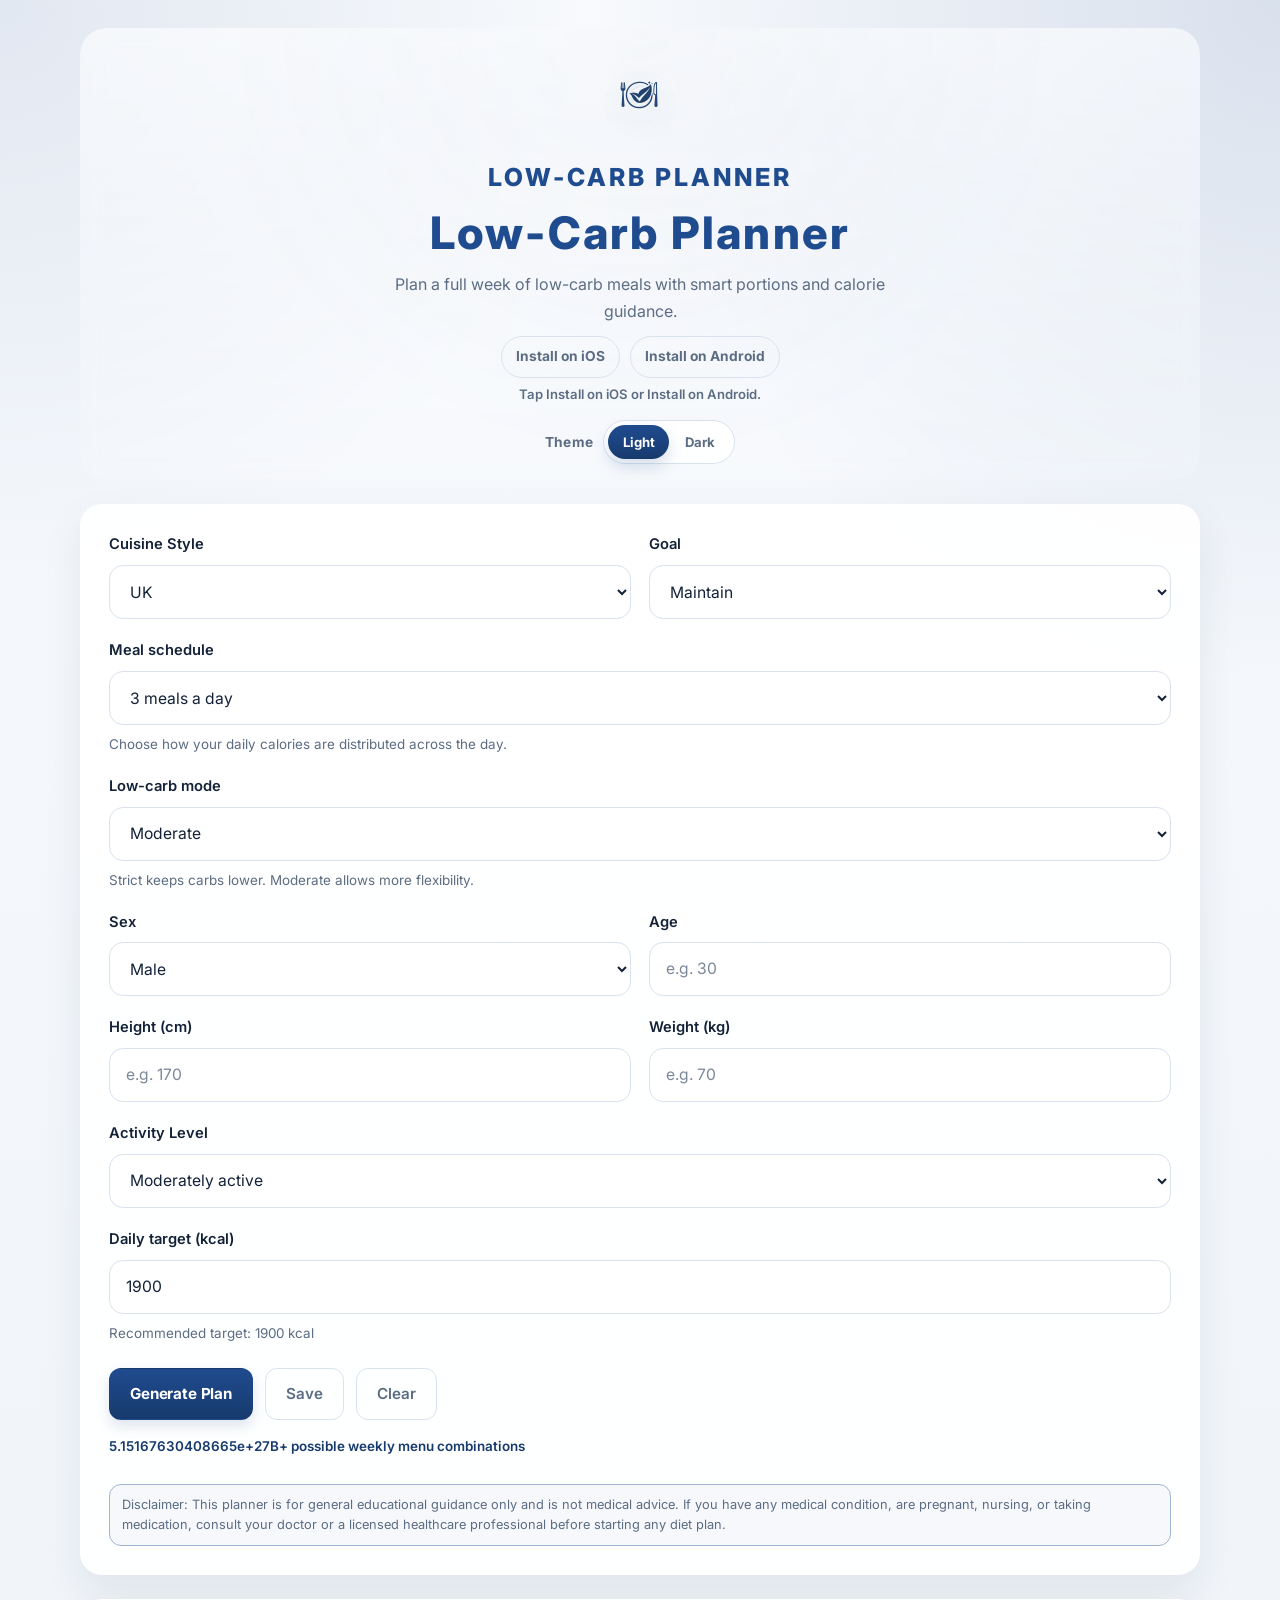
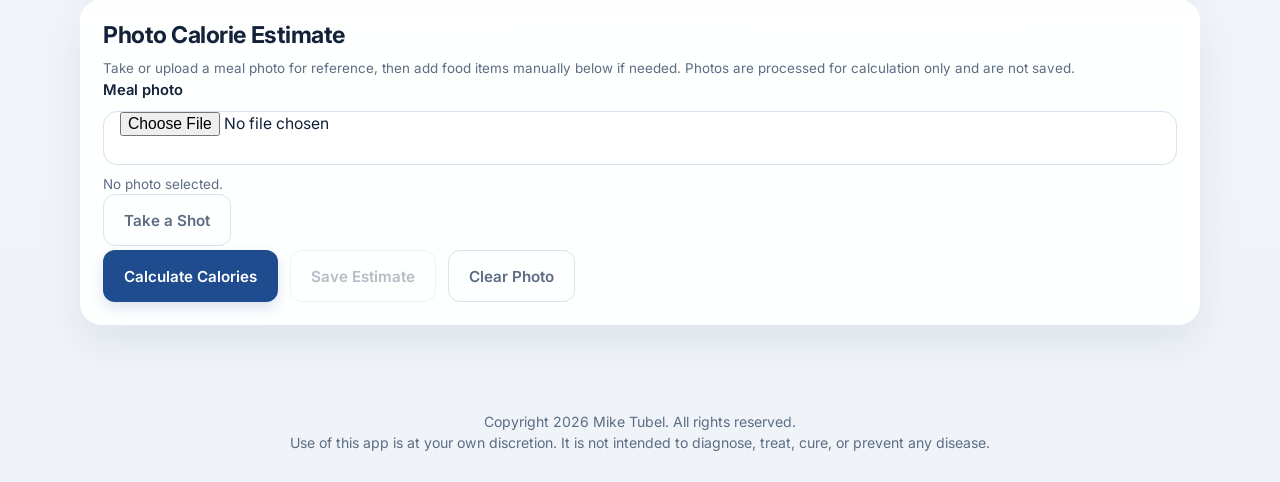
<file: index.html>
<!doctype html>
<html lang="en">
<head>
  <meta charset="UTF-8">
  <meta name="viewport" content="width=device-width, initial-scale=1.0, viewport-fit=cover">
  <title>Low-Carb Weekly Planner</title>
  <link rel="manifest" href="manifest.json">
  <meta name="theme-color" content="#1f4b8f">
  <meta name="apple-mobile-web-app-capable" content="yes">
  <meta name="apple-mobile-web-app-status-bar-style" content="black-translucent">
  <meta name="apple-mobile-web-app-title" content="LC Planner">
  <link rel="apple-touch-icon" href="icon.png">
  <link rel="preconnect" href="https://fonts.googleapis.com">
  <link rel="preconnect" href="https://fonts.gstatic.com" crossorigin>
  <link href="https://fonts.googleapis.com/css2?family=Inter:wght@400;500;600;700;800&display=swap" rel="stylesheet">
  <link rel="stylesheet" href="styles.css">
  <script src="https://cdn.sheetjs.com/xlsx-latest/package/dist/xlsx.full.min.js"></script>
</head>
<body>
  <main class="app-shell">
    <header class="hero">
      <p class="eyebrow">
        <img src="icon.png" alt="Planner icon" class="eyebrow-icon">
        <span>Low-Carb Planner</span>
      </p>
      <h1></h1>
      <p class="subtitle">
        Plan a full week of low-carb meals with smart portions and calorie guidance.
      </p>
      <p class="ios-install-hint hidden" id="iosInstallHint" role="status" aria-live="polite">
        iPhone tip: Open in Safari, tap Share, then Add to Home Screen.
        <button id="dismissIosInstallHint" type="button" class="hint-dismiss" aria-label="Dismiss install tip">Dismiss</button>
      </p>
      <div class="install-actions" aria-label="Install actions">
        <button id="installIosBtn" type="button" class="secondary install-btn">Install on iOS</button>
        <button id="installAndroidBtn" type="button" class="secondary install-btn">Install on Android</button>
      </div>
      <p class="install-status" id="installStatus" aria-live="polite"></p>

      <div class="theme-toggle" role="group" aria-label="Theme">
        <span class="theme-toggle-label">Theme</span>
        <button id="themeToggle" type="button" class="theme-toggle-btn" aria-pressed="false">
          <span class="theme-toggle-track">
            <span class="theme-toggle-option theme-light">Light</span>
            <span class="theme-toggle-option theme-dark">Dark</span>
            <span class="theme-toggle-thumb" aria-hidden="true"></span>
          </span>
        </button>
      </div>

    </header>

    <section class="controls" aria-label="Planner controls">
      <div class="controls-row">
        <div class="field-group">
          <label for="country">Cuisine Style</label>
          <select id="country" name="country">
            <option value="Australia">Australia</option>
            <option value="Canada">Canada</option>
            <option value="China">China</option>
            <option value="India">India</option>
            <option value="Japan">Japan</option>
            <option value="Korean">Korean</option>
            <option value="Mediterranean">Mediterranean</option>
            <option value="Philippines">Philippines</option>
            <option value="US">US</option>
            <option value="UK" selected>UK</option>
          </select>
        </div>

        <div class="field-group">
          <label for="goal">Goal</label>
          <select id="goal" name="goal">
            <option value="Lose weight">Lose weight</option>
            <option value="Maintain" selected>Maintain</option>
            <option value="Gain muscle">Gain muscle</option>
          </select>
        </div>
      </div>



      <div class="controls-row single-column">
        <div class="field-group">
          <label for="mealSchedule">Meal schedule</label>
          <select id="mealSchedule" name="mealSchedule">
            <option value="3" selected>3 meals a day</option>
            <option value="2">2 meals a day</option>
            <option value="1">OMAD (1 meal a day)</option>
          </select>
          <p class="hint" id="mealScheduleHint">Choose how your daily calories are distributed across the day.</p>
        </div>
      </div>

      <div class="controls-row single-column">
        <div class="field-group">
          <label for="carbMode">Low-carb mode</label>
          <select id="carbMode" name="carbMode">
            <option value="strict">Strict</option>
            <option value="moderate" selected>Moderate</option>
          </select>
          <p class="hint" id="carbModeHint">Strict keeps carbs lower. Moderate allows more flexibility.</p>
        </div>
      </div>


      <div class="controls-row">
        <div class="field-group">
          <label for="sex">Sex</label>
          <select id="sex" name="sex">
            <option value="male">Male</option>
            <option value="female">Female</option>
          </select>
        </div>

        <div class="field-group">
          <label for="age">Age</label>
          <input id="age" name="age" type="number" min="15" max="80" step="1" placeholder="e.g. 30">
        </div>
      </div>

      <div class="controls-row">
        <div class="field-group">
          <label for="height">Height (cm)</label>
          <input id="height" name="height" type="number" min="120" max="230" step="1" placeholder="e.g. 170">
        </div>

        <div class="field-group">
          <label for="weight">Weight (kg)</label>
          <input id="weight" name="weight" type="number" min="35" max="250" step="0.1" placeholder="e.g. 70">
        </div>
      </div>

      <div class="controls-row single-column">
        <div class="field-group">
          <label for="activity">Activity Level</label>
          <select id="activity" name="activity">
            <option value="1.2">Sedentary</option>
            <option value="1.375">Lightly active</option>
            <option value="1.55" selected>Moderately active</option>
            <option value="1.725">Very active</option>
          </select>
        </div>
      </div>

      <div id="bmiResult" class="bmi-result hidden" aria-live="polite"></div>

      <div class="controls-row single-column">
        <div class="field-group">
          <label for="dailyTarget">Daily target (kcal)</label>
          <input
            id="dailyTarget"
            name="dailyTarget"
            type="number"
            min="1000"
            max="3500"
            step="10"
            placeholder="Auto-calculated based on your goal"
          >
          <p class="hint" id="recommendedTargetText">We’ll suggest a calorie target based on your goal.</p>
        </div>
      </div>

      <div class="button-row">
        <button id="generateBtn" type="button">Generate Plan</button>
        <button id="savePrefBtn" type="button" class="secondary">Save</button>
        <button id="clearPrefBtn" type="button" class="secondary">Clear</button>
      </div>
      <p class="hint plan-count-hint" id="planCountHint">100+ possible weekly menu combinations</p>
      <p class="medical-disclaimer" role="note">
        Disclaimer: This planner is for general educational guidance only and is not medical advice.
        If you have any medical condition, are pregnant, nursing, or taking medication, consult your doctor or a licensed healthcare professional before starting any diet plan.
      </p>
    </section>

    <section class="photo-calorie" aria-label="Photo calorie estimate">
      <h3>Photo Calorie Estimate</h3>
      <p class="hint">Take or upload a meal photo for reference, then add food items manually below if needed. Photos are processed for calculation only and are not saved.</p>

      <div class="controls-row single-column">
        <div class="field-group">
          <label for="mealPhotoInput">Meal photo</label>
          <input id="mealPhotoInput" type="file" accept="image/*" capture="environment">
          <p class="hint" id="photoFileHint">No photo selected.</p>
        </div>
      </div>

      <div class="button-row photo-input-row">
        <button id="takeShotBtn" type="button" class="secondary">Take a Shot</button>
      </div>

      <div class="button-row">
        <button id="analyzePhotoBtn" type="button">Calculate Calories</button>
        <button id="savePhotoEstimateBtn" type="button" class="secondary" disabled>Save Estimate</button>
        <button id="clearPhotoBtn" type="button" class="secondary">Clear Photo</button>
      </div>

      <div id="photoEstimateResult" class="photo-estimate-result hidden" aria-live="polite"></div>
      <div id="savedPhotoEstimates" class="saved-photo-estimates hidden"></div>

      <div id="manualPhotoFallback" class="manual-photo-fallback hidden" aria-live="polite">
        <p class="manual-fallback-title">Use your photo as reference. Add up to 10 food items, then tap Estimate From List.</p>
        <div class="manual-fallback-row">
          <input id="manualFoodInput" type="text" maxlength="60" placeholder="e.g. grilled chicken" aria-label="Food item">
          <button id="addManualFoodBtn" type="button" class="secondary">Add Item</button>
        </div>
        <p class="hint" id="manualFoodHint">0/10 items added.</p>
        <ul id="manualFoodList" class="manual-food-list"></ul>
        <div class="button-row">
          <button id="estimateManualBtn" type="button">Estimate From List</button>
        </div>
      </div>
    </section>

    <div class="day-filter hidden" id="dayFilter">
      <button class="filter-btn active" data-day="All">All Week</button>
      <button class="filter-btn" data-day="Monday">Mon</button>
      <button class="filter-btn" data-day="Tuesday">Tue</button>
      <button class="filter-btn" data-day="Wednesday">Wed</button>
      <button class="filter-btn" data-day="Thursday">Thu</button>
      <button class="filter-btn" data-day="Friday">Fri</button>
      <button class="filter-btn" data-day="Saturday">Sat</button>
      <button class="filter-btn" data-day="Sunday">Sun</button>
    </div>

    <section id="summary" class="summary hidden" aria-live="polite"></section>

    <section id="macroSummary" class="macro-summary hidden" aria-live="polite"></section>

    <div class="export-row hidden" id="exportRow">
      <button id="exportPdfBtn" type="button" class="secondary export-btn" disabled>Export PDF</button>
      <button id="exportExcelBtn" type="button" class="secondary export-btn" disabled>Export Excel</button>
    </div>

    <div id="printArea">
      <section id="planOutput" class="plan-grid"></section>
      <section id="groceryOutput" class="grocery hidden"></section>
    </div>
  </main>

  <footer class="site-footer">
    <p>Copyright 2026 Mike Tubel. All rights reserved.</p>
    <p class="footer-disclaimer">Use of this app is at your own discretion. It is not intended to diagnose, treat, cure, or prevent any disease.</p>
  </footer>

  <script src="app.js"></script>
  <script>
    if ('serviceWorker' in navigator) {
      window.addEventListener('load', () => {
        navigator.serviceWorker.register('./service-worker.js')
          .catch(err => console.warn('SW registration failed:', err));
      });
    }
  </script>
</body>
</html>
</file>
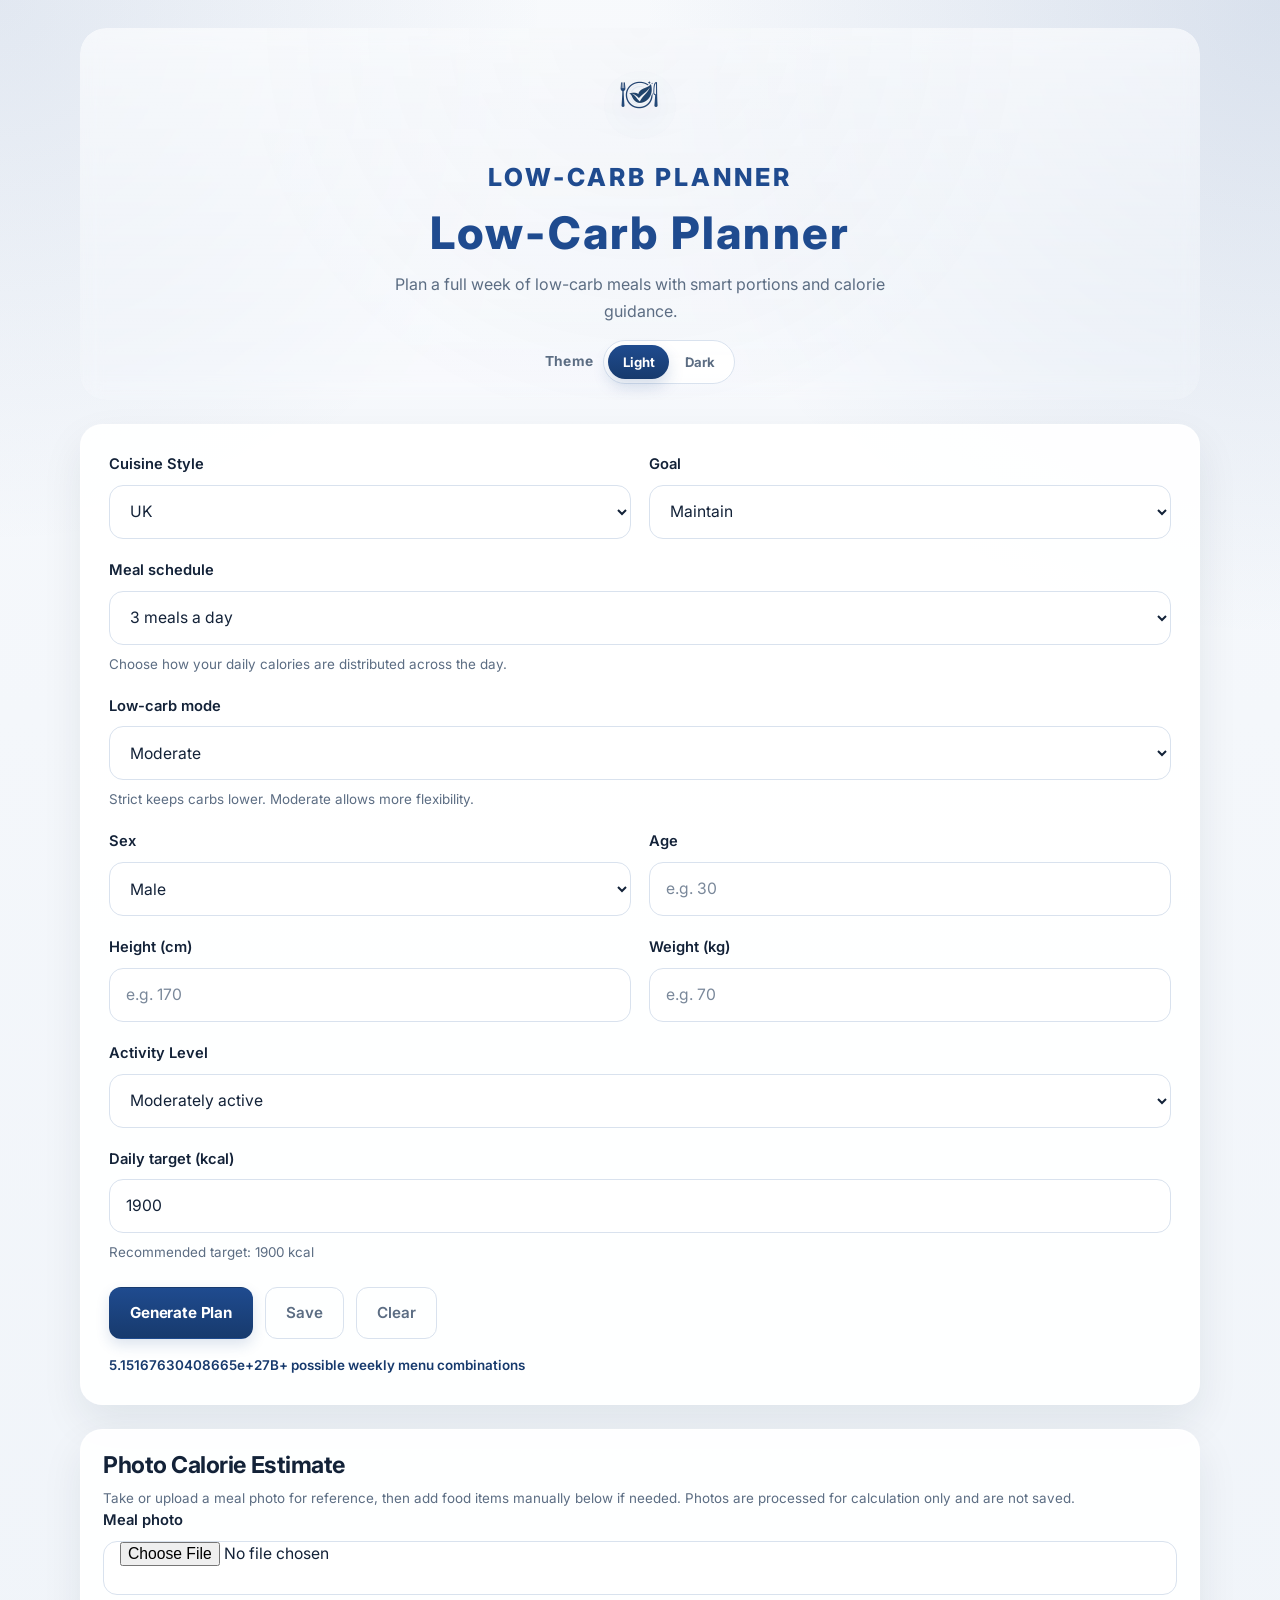
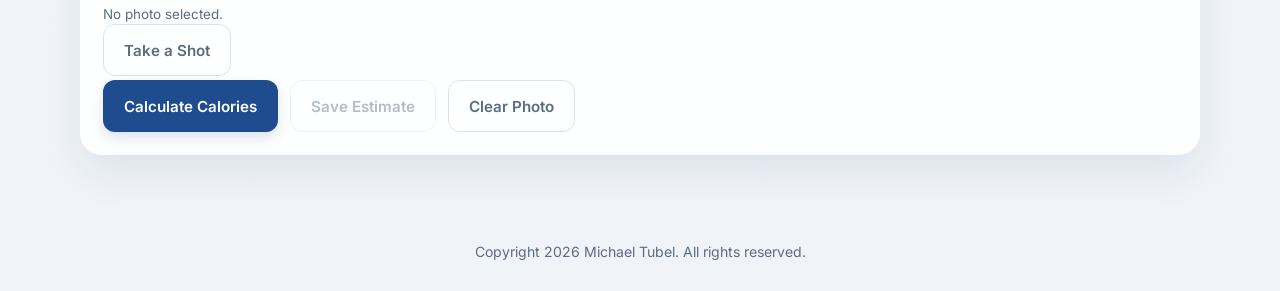
<file: mobile ios/index.html>
<!doctype html>
<html lang="en">
<head>
  <meta charset="UTF-8">
  <meta name="viewport" content="width=device-width, initial-scale=1.0, viewport-fit=cover">
  <title>Low-Carb Weekly Planner</title>

  <!-- PWA Manifest -->
  <link rel="manifest" href="manifest.json">
  <meta name="theme-color" content="#1f4b8f">

  <!-- iOS PWA Support -->
  <meta name="apple-mobile-web-app-capable" content="yes">
  <meta name="apple-mobile-web-app-status-bar-style" content="black-translucent">
  <meta name="apple-mobile-web-app-title" content="LC Planner">
  <link rel="apple-touch-icon" href="icon.png">
  <link rel="preconnect" href="https://fonts.googleapis.com">
  <link rel="preconnect" href="https://fonts.gstatic.com" crossorigin>
  <link href="https://fonts.googleapis.com/css2?family=Inter:wght@400;500;600;700;800&display=swap" rel="stylesheet">
  <link rel="stylesheet" href="styles.css">
</head>
<body>
  <main class="app-shell">
    <header class="hero">
      <p class="eyebrow">
        <img src="icon.png" alt="Planner icon" class="eyebrow-icon">
        <span>Low-Carb Planner</span>
      </p>
      <h1></h1>
      <p class="subtitle">
        Plan a full week of low-carb meals with smart portions and calorie guidance.
      </p>

      <div class="theme-toggle" role="group" aria-label="Theme">
        <span class="theme-toggle-label">Theme</span>
        <button id="themeToggle" type="button" class="theme-toggle-btn" aria-pressed="false">
          <span class="theme-toggle-track">
            <span class="theme-toggle-option theme-light">Light</span>
            <span class="theme-toggle-option theme-dark">Dark</span>
            <span class="theme-toggle-thumb" aria-hidden="true"></span>
          </span>
        </button>
      </div>

    </header>

    <section class="controls" aria-label="Planner controls">
      <div class="controls-row">
        <div class="field-group">
          <label for="country">Cuisine Style</label>
          <select id="country" name="country">
            <option value="Australia">Australia</option>
            <option value="Canada">Canada</option>
            <option value="China">China</option>
            <option value="India">India</option>
            <option value="Japan">Japan</option>
            <option value="Korean">Korean</option>
            <option value="Mediterranean">Mediterranean</option>
            <option value="Philippines">Philippines</option>
            <option value="US">US</option>
            <option value="UK" selected>UK</option>
          </select>
        </div>

        <div class="field-group">
          <label for="goal">Goal</label>
          <select id="goal" name="goal">
            <option value="Lose weight">Lose weight</option>
            <option value="Maintain" selected>Maintain</option>
            <option value="Gain muscle">Gain muscle</option>
          </select>
        </div>
      </div>



      <div class="controls-row single-column">
        <div class="field-group">
          <label for="mealSchedule">Meal schedule</label>
          <select id="mealSchedule" name="mealSchedule">
            <option value="3" selected>3 meals a day</option>
            <option value="2">2 meals a day</option>
            <option value="1">OMAD (1 meal a day)</option>
          </select>
          <p class="hint" id="mealScheduleHint">Choose how your daily calories are distributed across the day.</p>
        </div>
      </div>

      <div class="controls-row single-column">
        <div class="field-group">
          <label for="carbMode">Low-carb mode</label>
          <select id="carbMode" name="carbMode">
            <option value="strict">Strict</option>
            <option value="moderate" selected>Moderate</option>
          </select>
          <p class="hint" id="carbModeHint">Strict keeps carbs lower. Moderate allows more flexibility.</p>
        </div>
      </div>


      <div class="controls-row">
        <div class="field-group">
          <label for="sex">Sex</label>
          <select id="sex" name="sex">
            <option value="male">Male</option>
            <option value="female">Female</option>
          </select>
        </div>

        <div class="field-group">
          <label for="age">Age</label>
          <input id="age" name="age" type="number" min="15" max="80" step="1" placeholder="e.g. 30">
        </div>
      </div>

      <div class="controls-row">
        <div class="field-group">
          <label for="height">Height (cm)</label>
          <input id="height" name="height" type="number" min="120" max="230" step="1" placeholder="e.g. 170">
        </div>

        <div class="field-group">
          <label for="weight">Weight (kg)</label>
          <input id="weight" name="weight" type="number" min="35" max="250" step="0.1" placeholder="e.g. 70">
        </div>
      </div>

      <div class="controls-row single-column">
        <div class="field-group">
          <label for="activity">Activity Level</label>
          <select id="activity" name="activity">
            <option value="1.2">Sedentary</option>
            <option value="1.375">Lightly active</option>
            <option value="1.55" selected>Moderately active</option>
            <option value="1.725">Very active</option>
          </select>
        </div>
      </div>

      <div id="bmiResult" class="bmi-result hidden" aria-live="polite"></div>

      <div class="controls-row single-column">
        <div class="field-group">
          <label for="dailyTarget">Daily target (kcal)</label>
          <input
            id="dailyTarget"
            name="dailyTarget"
            type="number"
            min="1000"
            max="3500"
            step="10"
            placeholder="Auto-calculated based on your goal"
          >
          <p class="hint" id="recommendedTargetText">We’ll suggest a calorie target based on your goal.</p>
        </div>
      </div>

      <div class="button-row">
        <button id="generateBtn" type="button">Generate Plan</button>
        <button id="savePrefBtn" type="button" class="secondary">Save</button>
        <button id="clearPrefBtn" type="button" class="secondary">Clear</button>
      </div>
      <p class="hint plan-count-hint" id="planCountHint">100+ possible weekly menu combinations</p>
    </section>

    <section class="photo-calorie" aria-label="Photo calorie estimate">
      <h3>Photo Calorie Estimate</h3>
      <p class="hint">Take or upload a meal photo for reference, then add food items manually below if needed. Photos are processed for calculation only and are not saved.</p>

      <div class="controls-row single-column">
        <div class="field-group">
          <label for="mealPhotoInput">Meal photo</label>
          <input id="mealPhotoInput" type="file" accept="image/*" capture="environment">
          <p class="hint" id="photoFileHint">No photo selected.</p>
        </div>
      </div>

      <div class="button-row photo-input-row">
        <button id="takeShotBtn" type="button" class="secondary">Take a Shot</button>
      </div>

      <div class="button-row">
        <button id="analyzePhotoBtn" type="button">Calculate Calories</button>
        <button id="savePhotoEstimateBtn" type="button" class="secondary" disabled>Save Estimate</button>
        <button id="clearPhotoBtn" type="button" class="secondary">Clear Photo</button>
      </div>

      <div id="photoEstimateResult" class="photo-estimate-result hidden" aria-live="polite"></div>
      <div id="savedPhotoEstimates" class="saved-photo-estimates hidden"></div>

      <div id="manualPhotoFallback" class="manual-photo-fallback hidden" aria-live="polite">
        <p class="manual-fallback-title">Use your photo as reference. Add up to 10 food items, then tap Estimate From List.</p>
        <div class="manual-fallback-row">
          <input id="manualFoodInput" type="text" maxlength="60" placeholder="e.g. grilled chicken" aria-label="Food item">
          <button id="addManualFoodBtn" type="button" class="secondary">Add Item</button>
        </div>
        <p class="hint" id="manualFoodHint">0/10 items added.</p>
        <ul id="manualFoodList" class="manual-food-list"></ul>
        <div class="button-row">
          <button id="estimateManualBtn" type="button">Estimate From List</button>
        </div>
      </div>
    </section>

    <div class="day-filter hidden" id="dayFilter">
      <button class="filter-btn active" data-day="All">All Week</button>
      <button class="filter-btn" data-day="Monday">Mon</button>
      <button class="filter-btn" data-day="Tuesday">Tue</button>
      <button class="filter-btn" data-day="Wednesday">Wed</button>
      <button class="filter-btn" data-day="Thursday">Thu</button>
      <button class="filter-btn" data-day="Friday">Fri</button>
      <button class="filter-btn" data-day="Saturday">Sat</button>
      <button class="filter-btn" data-day="Sunday">Sun</button>
    </div>

    <section id="summary" class="summary hidden" aria-live="polite"></section>

    <section id="macroSummary" class="macro-summary hidden" aria-live="polite"></section>
    <div id="printArea">
      <section id="planOutput" class="plan-grid"></section>
      <section id="groceryOutput" class="grocery hidden"></section>
    </div>
  </main>

  <footer class="site-footer">
    <p>Copyright 2026 Michael Tubel. All rights reserved.</p>
  </footer>

  <script src="app.js"></script>
  <script>
    if ('serviceWorker' in navigator) {
      window.addEventListener('load', () => {
        navigator.serviceWorker.register('./service-worker.js')
          .catch(err => console.warn('SW registration failed:', err));
      });
    }
  </script>
</body>
</html>
</file>
<file: styles.css>
:root {
  --bg: #f4f7fb;
  --bg-soft: #edf2f8;
  --surface: #ffffff;
  --surface-muted: #f7f9fc;
  --ink: #132238;
  --muted: #5c6d83;
  --muted-2: #7a889a;
  --line: #d9e2ee;
  --line-strong: #c8d5e4;
  --accent: #1f4b8f;
  --accent-strong: #173a6d;
  --accent-soft: #eef4ff;
  --shadow-sm: 0 8px 22px rgba(19, 34, 56, 0.05);
  --shadow-md: 0 18px 42px rgba(19, 34, 56, 0.08);
  --radius-lg: 22px;
  --radius-md: 16px;
  --radius-sm: 12px;
  --meal-breakfast-accent: #b5842c;
  --meal-lunch-accent: #2c7a58;
  --meal-dinner-accent: #355f9d;
}


:root[data-theme="dark"] {
  --bg: #0d1522;
  --bg-soft: #152033;
  --surface: #132033;
  --surface-muted: #19283d;
  --ink: #edf3ff;
  --muted: #9fb0c8;
  --muted-2: #7e90a9;
  --line: #273650;
  --line-strong: #354867;
  --accent: #7daeff;
  --accent-strong: #5f96ef;
  --accent-soft: #182742;
  --shadow-sm: 0 10px 24px rgba(0, 0, 0, 0.28);
  --shadow-md: 0 20px 48px rgba(0, 0, 0, 0.34);
  --meal-breakfast-accent: #d7a448;
  --meal-lunch-accent: #4fb48a;
  --meal-dinner-accent: #7daeff;
}

* {
  box-sizing: border-box;
}

html {
  scroll-behavior: smooth;
}

body {
  margin: 0;
  min-height: 100vh;
  font-family: "Inter", sans-serif;
  color: var(--ink);
  background:
    radial-gradient(circle at top left, color-mix(in srgb, var(--accent) 10%, transparent), transparent 24%),
    radial-gradient(circle at top right, color-mix(in srgb, var(--accent) 14%, transparent), transparent 28%),
    linear-gradient(180deg, color-mix(in srgb, var(--bg) 70%, white 30%) 0%, var(--bg) 38%, color-mix(in srgb, var(--bg-soft) 65%, var(--bg) 35%) 100%);
  line-height: 1.55;
  transition: background-color 180ms ease, color 180ms ease;
}

.app-shell {
  width: min(1120px, calc(100vw - 32px));
  margin: 28px auto 40px;
}

.hero {
  position: relative;
  overflow: hidden;
  padding: 22px 14px 16px;
  margin-bottom: 24px;
  text-align: center;
  border-radius: 26px;
  backdrop-filter: saturate(115%) blur(10px);
  -webkit-backdrop-filter: saturate(115%) blur(10px);
}

.hero::before {
  content: "";
  position: absolute;
  inset: 0;
  border-radius: inherit;
  background:
    linear-gradient(180deg, rgba(255, 255, 255, 0.62), rgba(255, 255, 255, 0.18)),
    radial-gradient(circle at top center, rgba(31, 75, 143, 0.08), transparent 60%);
  pointer-events: none;
}

.hero > * {
  position: relative;
  z-index: 1;
}

.eyebrow {
  display: inline-flex;
  flex-direction: column;
  align-items: center;
  justify-content: center;
  gap: 12px;
  margin: 0 0 14px;
  letter-spacing: 0.12em;
  text-transform: uppercase;
  font-size: clamp(1.05rem, 2.4vw, 1.55rem);
  font-weight: 800;
  color: var(--accent);
}

.eyebrow-icon {
  width: 96px;
  height: 96px;
  padding: 0;
  object-fit: contain;
  opacity: 0.96;
  filter: drop-shadow(0 10px 20px rgba(31, 75, 143, 0.14));
}

.hero h1 {
  margin: 0;
  font-size: clamp(1.95rem, 3.8vw, 2.8rem);
  line-height: 1.04;
  font-weight: 800;
  letter-spacing: 0.05em;
  color: var(--accent);
}

.subtitle {
  margin: 14px auto 0;
  max-width: 54ch;
  font-size: 1rem;
  color: var(--muted);
  line-height: 1.66;
  text-align: center;
}

.ios-install-hint {
  margin: 14px auto 0;
  width: min(680px, 100%);
  padding: 10px 12px;
  border: 1px solid color-mix(in srgb, var(--accent) 22%, var(--line));
  border-radius: 12px;
  background: color-mix(in srgb, var(--accent-soft) 70%, #ffffff 30%);
  color: var(--accent-strong);
  font-size: 0.86rem;
  font-weight: 600;
  display: flex;
  align-items: center;
  justify-content: center;
  flex-wrap: wrap;
  gap: 10px;
}

.hint-dismiss {
  min-height: 30px;
  padding: 0 10px;
  border-radius: 999px;
  border: 1px solid var(--line);
  background: var(--surface);
  color: var(--muted);
  font-size: 0.78rem;
  font-weight: 600;
  box-shadow: none;
}

.hint-dismiss:hover:not(:disabled) {
  transform: none;
  box-shadow: none;
  border-color: var(--accent);
  color: var(--accent);
}

.install-actions {
  margin: 12px auto 2px;
  width: min(680px, 100%);
  display: flex;
  gap: 10px;
  justify-content: center;
  flex-wrap: wrap;
}

.install-btn {
  min-height: 42px;
  padding: 0 14px;
  border-radius: 999px;
  font-size: 0.86rem;
  font-weight: 700;
}

.install-status {
  margin: 6px auto 0;
  min-height: 1.2em;
  width: min(680px, 100%);
  text-align: center;
  color: var(--muted);
  font-size: 0.82rem;
  font-weight: 600;
}

.export-row {
  display: flex;
  flex-wrap: wrap;
  gap: 10px;
  margin-top: 20px;
  justify-content: flex-start;
}

.export-btn {
  min-height: 42px;
  padding: 0 20px;
  border-radius: 12px;
  font-size: 0.88rem;
  font-weight: 700;
}

.controls,
.grocery,
.day-card,
.summary {
  background: rgba(255, 255, 255, 0.92);
  border: 1px solid rgba(255, 255, 255, 0.82);
  box-shadow: var(--shadow-md);
}

.controls {
  display: flex;
  flex-direction: column;
  gap: 20px;
  padding: 28px;
  border-radius: var(--radius-lg);
}

.controls-row {
  display: grid;
  grid-template-columns: repeat(2, minmax(0, 1fr));
  gap: 18px;
}

.controls-row.single-column {
  grid-template-columns: 1fr;
}

.field-group {
  display: flex;
  flex-direction: column;
  gap: 9px;
}

label {
  font-size: 0.92rem;
  font-weight: 600;
  color: var(--ink);
}

input,
select,
button {
  font: inherit;
}

input,
select {
  width: 100%;
  min-height: 54px;
  padding: 0 16px;
  border-radius: 14px;
  border: 1px solid var(--line);
  background: var(--surface);
  color: var(--ink);
  font-size: 0.98rem;
  transition: border-color 140ms ease, box-shadow 140ms ease, background-color 140ms ease;
}

input::placeholder {
  color: var(--muted-2);
}

input:hover,
select:hover {
  border-color: var(--line-strong);
}

input:focus,
select:focus,
button:focus-visible {
  outline: none;
  border-color: rgba(31, 75, 143, 0.46);
  box-shadow: 0 0 0 4px rgba(31, 75, 143, 0.11);
}

.hint {
  margin: 0;
  font-size: 0.84rem;
  color: var(--muted);
}

.plan-count-hint {
  margin-top: -4px;
  font-weight: 600;
  color: var(--accent-strong);
}

.medical-disclaimer {
  margin: 8px 0 0;
  padding: 10px 12px;
  border-radius: 12px;
  border: 1px solid color-mix(in srgb, var(--line) 70%, var(--accent) 30%);
  background: color-mix(in srgb, var(--surface-muted) 88%, var(--accent-soft) 12%);
  color: var(--muted);
  font-size: 0.8rem;
  line-height: 1.55;
}

.button-row {
  display: flex;
  flex-wrap: wrap;
  gap: 12px;
  padding-top: 4px;
}

button {
  min-height: 52px;
  padding: 0 20px;
  border-radius: 12px;
  border: 1px solid transparent;
  background: var(--accent);
  color: #fff;
  font-size: 0.95rem;
  font-weight: 600;
  cursor: pointer;
  box-shadow: 0 6px 14px rgba(31, 75, 143, 0.15);
  transition: transform 140ms ease, box-shadow 140ms ease, opacity 140ms ease, background-color 140ms ease;
}

#generateBtn {
  font-weight: 700;
  letter-spacing: -0.01em;
  background: linear-gradient(180deg, var(--accent), var(--accent-strong));
}

button:hover:not(:disabled) {
  transform: translateY(-1px);
  box-shadow: 0 10px 18px rgba(31, 75, 143, 0.18);
}

button:disabled {
  opacity: 0.45;
  cursor: not-allowed;
  box-shadow: none;
}

button.secondary {
  background: transparent;
  border: 1px solid var(--line);
  color: var(--muted);
  box-shadow: none;
}

button.secondary:hover:not(:disabled) {
  border-color: var(--accent);
  color: var(--accent);
  background: var(--accent-soft);
  box-shadow: none;
}

.summary {
  margin-top: 24px;
  padding: 14px 18px;
  border-radius: 16px;
  color: var(--accent-strong);
  font-size: 0.94rem;
  font-weight: 600;
}

.photo-calorie {
  margin-top: 24px;
  padding: 22px;
  border-radius: var(--radius-lg);
  background: rgba(255, 255, 255, 0.92);
  border: 1px solid rgba(255, 255, 255, 0.82);
  box-shadow: var(--shadow-md);
}

.photo-calorie h3 {
  margin: 0 0 8px;
  font-size: clamp(1.2rem, 2vw, 1.45rem);
  line-height: 1.2;
  letter-spacing: -0.02em;
}

.photo-input-row {
  padding-top: 0;
}

.photo-estimate-result {
  margin-top: 14px;
  padding: 12px 14px;
  border-radius: 12px;
  border: 1px solid var(--line);
  background: #ffffff;
  color: var(--ink);
}

.photo-estimate-result.error {
  border-color: rgba(155, 79, 24, 0.35);
  background: rgba(155, 79, 24, 0.08);
}

.photo-estimate-main {
  margin: 0;
  font-size: 1rem;
  font-weight: 700;
  color: var(--accent-strong);
}

.photo-estimate-detail {
  margin: 8px 0 0;
  color: var(--muted);
  font-size: 0.88rem;
  line-height: 1.55;
}

.manual-photo-fallback {
  margin-top: 12px;
  padding: 12px 14px;
  border: 1px dashed var(--line-strong);
  border-radius: 12px;
  background: #ffffff;
}

.manual-fallback-title {
  margin: 0 0 8px;
  font-size: 0.9rem;
  color: var(--ink);
  font-weight: 600;
}

.manual-fallback-row {
  display: grid;
  grid-template-columns: 1fr auto;
  gap: 8px;
  margin-bottom: 8px;
}

.manual-fallback-row input {
  min-height: 44px;
}

.manual-food-list {
  margin: 8px 0 10px;
  padding-left: 1.1rem;
  color: var(--muted);
  font-size: 0.9rem;
}

.manual-food-list li {
  display: flex;
  align-items: center;
  justify-content: space-between;
  gap: 8px;
  margin-bottom: 5px;
}

.manual-food-remove {
  min-height: auto;
  padding: 4px 9px;
  font-size: 0.75rem;
  border-radius: 8px;
}

.saved-photo-estimates {
  margin-top: 14px;
  padding: 12px 14px;
  border-radius: 12px;
  border: 1px solid var(--line);
  background: #ffffff;
}

.saved-photo-estimates h4 {
  margin: 0 0 8px;
  font-size: 0.98rem;
}

.saved-photo-estimates ul {
  margin: 0;
  padding-left: 1.1rem;
  color: var(--muted);
  font-size: 0.86rem;
  line-height: 1.65;
}

.plan-grid {
  margin-top: 24px;
  display: grid;
  grid-template-columns: repeat(auto-fit, minmax(300px, 1fr));
  gap: 18px;
}

.day-card {
  position: relative;
  overflow: hidden;
  display: flex;
  flex-direction: column;
  gap: 14px;
  padding: 24px;
  border-radius: var(--radius-lg);
}

.day-card::before {
  content: "";
  position: absolute;
  inset: 0 auto 0 0;
  width: 4px;
  background: linear-gradient(180deg, rgba(31, 75, 143, 0.9), rgba(31, 75, 143, 0.22));
}

.day-card h3 {
  margin: 0;
  padding-right: 18px;
  font-size: clamp(1.35rem, 2vw, 1.65rem);
  line-height: 1.18;
  letter-spacing: -0.03em;
  font-weight: 700;
}

.meal-block {
  position: relative;
  margin: 0;
  padding: 16px;
  border: 1px solid var(--line);
  border-radius: 18px;
  background: #ffffff;
  box-shadow: 0 1px 0 rgba(255, 255, 255, 0.75);
}

.meal-block::before {
  content: "";
  position: absolute;
  inset: 0 0 auto 0;
  height: 3px;
  border-radius: 18px 18px 0 0;
  background: var(--line-strong);
}

.meal-block.breakfast {
  background: linear-gradient(180deg, rgba(245, 238, 220, 0.44), rgba(255, 255, 255, 0.98) 52%);
}

.meal-block.lunch {
  background: linear-gradient(180deg, rgba(225, 242, 233, 0.5), rgba(255, 255, 255, 0.98) 52%);
}

.meal-block.dinner {
  background: linear-gradient(180deg, rgba(230, 238, 252, 0.55), rgba(255, 255, 255, 0.98) 52%);
}

.meal-block.breakfast::before {
  background: var(--meal-breakfast-accent);
}

.meal-block.lunch::before {
  background: var(--meal-lunch-accent);
}

.meal-block.dinner::before {
  background: var(--meal-dinner-accent);
}

.meal-header {
  display: flex;
  align-items: center;
  gap: 12px;
  margin-bottom: 10px;
  font-size: 1rem;
  font-weight: 700;
  letter-spacing: -0.01em;
}



.meal-name {
  margin: 0;
  font-size: 1rem;
  line-height: 1.65;
  color: var(--ink);
}

.meal-meta {
  margin-top: 12px;
  display: flex;
  flex-wrap: wrap;
  gap: 8px;
}

.meta-pill {
  display: inline-flex;
  align-items: center;
  min-height: 34px;
  padding: 0 12px;
  border-radius: 999px;
  background: rgba(243, 246, 251, 0.92);
  color: var(--muted);
  font-size: 0.83rem;
  font-weight: 600;
  letter-spacing: -0.01em;
  border: 1px solid rgba(217, 226, 238, 0.75);
}

.daily-total {
  margin-top: 2px;
  padding: 16px 18px;
  border-radius: 18px;
  border: 1px solid var(--line);
  background: linear-gradient(180deg, rgba(255,255,255,0.98), rgba(238,244,255,0.68));
}

.daily-total-value {
  margin: 0;
  font-size: 1.05rem;
  font-weight: 800;
  letter-spacing: -0.02em;
}

.daily-total-status {
  margin: 6px 0 0;
  font-size: 0.84rem;
  font-weight: 600;
}

.daily-total-status.within {
  color: #1f6b45;
}

.daily-total-status.over {
  color: #9b4f18;
}

.grocery {
  margin-top: 28px;
  padding: 22px;
  border-radius: var(--radius-lg);
}

.grocery h2 {
  margin: 0 0 16px;
  font-size: clamp(1.4rem, 2vw, 1.7rem);
  line-height: 1.2;
  letter-spacing: -0.02em;
}

.grocery-grid {
  display: grid;
  grid-template-columns: repeat(auto-fit, minmax(200px, 1fr));
  gap: 18px;
}

.grocery-col {
  padding: 16px;
  border: 1px solid var(--line);
  border-radius: var(--radius-md);
  background: var(--surface-muted);
}

.grocery-col h3 {
  margin: 0 0 10px;
  font-size: 1rem;
  font-weight: 700;
  letter-spacing: -0.01em;
}

.grocery-col ul {
  margin: 0;
  padding-left: 1.05rem;
  color: var(--muted);
  font-size: 0.93rem;
  line-height: 1.72;
}

.hidden {
  display: none;
}

.day-filter {
  display: flex;
  flex-wrap: wrap;
  gap: 8px;
  padding: 16px 0 4px;
  margin: 0 0 8px;
}

.filter-btn {
  padding: 8px 16px;
  min-height: auto;
  border: 1px solid var(--line-strong);
  border-radius: 999px;
  background: var(--surface);
  color: var(--muted);
  font-size: 0.85rem;
  font-weight: 600;
  cursor: pointer;
  box-shadow: none;
}

.filter-btn:hover {
  border-color: var(--accent);
  color: var(--accent);
  background: var(--accent-soft);
}

.filter-btn.active {
  background: var(--accent);
  border-color: var(--accent);
  color: #fff;
  box-shadow: 0 2px 8px rgba(31, 75, 143, 0.18);
}

.day-card-header {
  display: flex;
  align-items: center;
  justify-content: space-between;
  margin-bottom: 12px;
}

.day-card-header h3 {
  margin: 0;
}

.regen-btn {
  min-height: auto;
  padding: 7px 13px;
  border: 1px solid var(--line-strong);
  border-radius: 999px;
  background: var(--surface);
  color: var(--muted);
  font-size: 0.78rem;
  font-weight: 600;
  cursor: pointer;
  white-space: nowrap;
  box-shadow: none;
}

.regen-btn:hover {
  border-color: var(--accent);
  color: var(--accent);
  background: var(--accent-soft);
}

.grocery-add-row {
  display: flex;
  gap: 6px;
  margin-top: 10px;
}

.grocery-add-input {
  flex: 1;
  padding: 10px 12px;
  min-height: 40px;
  border: 1px solid var(--line-strong);
  border-radius: 10px;
  font-family: inherit;
  font-size: 0.83rem;
  color: var(--ink);
  background: var(--surface);
  outline: none;
}

.grocery-add-input:focus {
  border-color: var(--accent);
}

.grocery-add-btn {
  min-height: 40px;
  padding: 0 12px;
  border: 1px solid var(--accent);
  border-radius: 10px;
  background: var(--accent);
  color: #fff;
  font-size: 0.83rem;
  font-weight: 600;
  cursor: pointer;
}

.grocery-add-btn:hover {
  background: var(--accent-strong);
  border-color: var(--accent-strong);
}

@media print {
  body {
    background: #fff;
  }

  .hero,
  .controls,
  .day-filter,
  #summary,
  .regen-btn,
  .export-row,
  .grocery-add-row {
    display: none !important;
  }

  .app-shell {
    width: 100%;
    max-width: 100%;
    padding: 0;
    box-shadow: none;
  }

  #printArea {
    display: block;
  }

  .plan-grid {
    display: grid;
    grid-template-columns: repeat(2, 1fr);
    gap: 12px;
  }

  .day-card {
    break-inside: avoid;
    box-shadow: none;
    border: 1px solid #ccc;
    border-radius: 8px;
    padding: 12px;
  }

  .grocery {
    display: block !important;
    box-shadow: none;
    border: 1px solid #ccc;
  }

  .grocery-grid {
    display: grid;
    grid-template-columns: repeat(2, 1fr);
    gap: 12px;
  }

  a,
  button {
    display: none !important;
  }
}

@media (max-width: 1024px) {
  .app-shell {
    width: min(100vw - 24px, 1080px);
  }

  .plan-grid {
    grid-template-columns: repeat(auto-fit, minmax(280px, 1fr));
  }
}

@media (max-width: 820px) {
  .app-shell {
    margin: 18px auto 30px;
  }

  .controls-row {
    grid-template-columns: 1fr;
  }
}

@media (max-width: 640px) {
  body {
    line-height: 1.5;
  }

  .app-shell {
    width: min(100vw - 16px, 100%);
    margin: 12px auto 22px;
  }

  .hero {
    padding: 18px 10px 14px;
    margin-bottom: 20px;
  }

  .eyebrow {
    gap: 10px;
    margin-bottom: 10px;
    font-size: 1rem;
  }

  .eyebrow-icon {
    width: 72px;
    height: 72px;
  }

  .hero h1 {
    font-size: 1.9rem;
    letter-spacing: 0.04em;
  }

  .subtitle {
    margin-top: 12px;
    font-size: 0.95rem;
  }

  .controls,
  .day-card,
  .grocery {
    padding: 18px;
    border-radius: 20px;
  }

  .button-row {
    display: grid;
    grid-template-columns: 1fr;
  }

  .button-row button {
    width: 100%;
  }

  .plan-grid,
  .grocery-grid {
    grid-template-columns: 1fr;
    gap: 14px;
  }

  .meal-block {
    padding: 15px 14px 14px;
    border-radius: 16px;
  }

  .meal-header {
    gap: 9px;
    margin-bottom: 8px;
    font-size: 0.95rem;
  }



  .meal-name {
    font-size: 0.96rem;
  }

  .meta-pill {
    font-size: 0.79rem;
  }

  .daily-total {
    padding: 13px 14px;
  }
}

/* Calculator fields */
input[type="number"]::-webkit-outer-spin-button,
input[type="number"]::-webkit-inner-spin-button {
  margin: 0;
}

button,
input,
select {
  -webkit-tap-highlight-color: transparent;
}

.summary.hidden,
.grocery.hidden,
.day-filter.hidden {
  display: none;
}

@media (max-width: 640px) {
  .summary {
    font-size: 0.9rem;
    padding: 13px 14px;
  }

  .day-card-header {
    align-items: flex-start;
    gap: 10px;
  }

  .regen-btn {
    padding-inline: 11px;
  }
}

.macro-summary {
  margin-top: 16px;
  display: grid;
  grid-template-columns: repeat(4, minmax(0, 1fr));
  gap: 12px;
}

.macro-card {
  padding: 16px;
  border-radius: var(--radius-md);
  background: rgba(255, 255, 255, 0.92);
  border: 1px solid rgba(255, 255, 255, 0.82);
  box-shadow: var(--shadow-sm);
}

.macro-label {
  margin: 0 0 8px;
  font-size: 0.8rem;
  font-weight: 600;
  color: var(--muted);
  letter-spacing: 0.02em;
  text-transform: uppercase;
}

.macro-value {
  margin: 0;
  font-size: 1.15rem;
  font-weight: 800;
  color: var(--ink);
  letter-spacing: -0.02em;
}

.macro-subtext {
  margin: 6px 0 0;
  font-size: 0.84rem;
  color: var(--muted);
}

.meal-header {
  display: flex;
  align-items: center;
  gap: 12px;
  margin-bottom: 10px;
  font-size: 1rem;
  font-weight: 700;
  letter-spacing: -0.01em;
}

.meal-icon {
  display: inline-grid;
  place-items: center;
  width: 38px;
  height: 38px;
  flex: 0 0 38px;
  border-radius: 12px;
  border: 1px solid rgba(19, 34, 56, 0.08);
  background: rgba(255,255,255,0.86);
  box-shadow: inset 0 1px 0 rgba(255,255,255,0.9);
}

.meal-icon svg {
  width: 18px;
  height: 18px;
  stroke: currentColor;
  stroke-width: 2;
  stroke-linecap: round;
  stroke-linejoin: round;
  fill: none;
}

.meal-block.breakfast .meal-icon {
  color: var(--meal-breakfast-accent);
  background: rgba(181, 132, 44, 0.14);
  border-color: rgba(19, 34, 56, 0.06);
}

.meal-block.lunch .meal-icon {
  color: var(--meal-lunch-accent);
  background: rgba(44, 122, 88, 0.14);
  border-color: rgba(19, 34, 56, 0.06);
}

.meal-block.dinner .meal-icon {
  color: var(--meal-dinner-accent);
  background: rgba(53, 95, 157, 0.15);
  border-color: rgba(19, 34, 56, 0.06);
}

@media (max-width: 820px) {
  .macro-summary {
    grid-template-columns: repeat(2, minmax(0, 1fr));
  }
}

@media (max-width: 640px) {
  .macro-summary {
    grid-template-columns: 1fr 1fr;
    gap: 10px;
    margin-top: 14px;
  }

  .macro-card {
    padding: 14px;
  }

  .macro-value {
    font-size: 1.02rem;
  }
}


.schedule-note {
  margin: 2px 0 0;
  font-size: 0.84rem;
  color: var(--muted);
}

@media (max-width: 640px) {
  .schedule-note {
    font-size: 0.8rem;
  }
}


.theme-toggle {
  margin-top: 16px;
  display: inline-flex;
  align-items: center;
  gap: 10px;
}

.theme-toggle-label {
  font-size: 0.86rem;
  font-weight: 700;
  color: var(--muted);
  letter-spacing: 0.02em;
}

.theme-toggle-btn {
  min-height: auto;
  padding: 0;
  border: 0;
  background: transparent;
  box-shadow: none;
}

.theme-toggle-btn:hover:not(:disabled) {
  transform: none;
  box-shadow: none;
}

.theme-toggle-track {
  position: relative;
  display: grid;
  grid-template-columns: 1fr 1fr;
  align-items: center;
  width: 132px;
  padding: 4px;
  border-radius: 999px;
  border: 1px solid var(--line);
  background: color-mix(in srgb, var(--surface) 88%, transparent);
  box-shadow: inset 0 1px 0 rgba(255, 255, 255, 0.45);
}

.theme-toggle-option {
  position: relative;
  z-index: 1;
  display: inline-flex;
  justify-content: center;
  align-items: center;
  min-height: 34px;
  font-size: 0.82rem;
  font-weight: 700;
  color: var(--muted);
  transition: color 160ms ease;
}

.theme-toggle-thumb {
  position: absolute;
  top: 4px;
  left: 4px;
  width: calc(50% - 4px);
  height: calc(100% - 8px);
  border-radius: 999px;
  background: linear-gradient(180deg, var(--accent), var(--accent-strong));
  box-shadow: 0 8px 16px rgba(31, 75, 143, 0.18);
  transition: transform 180ms ease;
}

:root[data-theme="light"] .theme-light,
:root:not([data-theme="dark"]) .theme-light,
:root[data-theme="dark"] .theme-dark {
  color: #ffffff;
}

:root[data-theme="dark"] .theme-toggle-thumb {
  transform: translateX(100%);
  box-shadow: 0 10px 18px rgba(0, 0, 0, 0.28);
}

:root[data-theme="dark"] .theme-toggle-track {
  box-shadow: inset 0 1px 0 rgba(255, 255, 255, 0.03);
}

:root[data-theme="dark"] .controls,
:root[data-theme="dark"] .grocery,
:root[data-theme="dark"] .day-card,
:root[data-theme="dark"] .summary,
:root[data-theme="dark"] .macro-card,
:root[data-theme="dark"] .bmi-result {
  background: rgba(19, 32, 51, 0.92);
  border-color: rgba(125, 174, 255, 0.08);
}

:root[data-theme="dark"] .hero::before {
  background:
    linear-gradient(180deg, rgba(255, 255, 255, 0.03), rgba(255, 255, 255, 0.01)),
    radial-gradient(circle at top center, rgba(125, 174, 255, 0.12), transparent 60%);
}

:root[data-theme="dark"] .hero h1 {
  color: #dce9ff;
}

:root[data-theme="dark"] input,
:root[data-theme="dark"] select,
:root[data-theme="dark"] .filter-btn,
:root[data-theme="dark"] .regen-btn,
:root[data-theme="dark"] .grocery-add-input {
  background: var(--surface-muted);
  color: var(--ink);
  border-color: var(--line);
}

:root[data-theme="dark"] button.secondary {
  color: var(--ink);
  border-color: var(--line);
  background: transparent;
}

:root[data-theme="dark"] .meal-block {
  border-color: var(--line);
  box-shadow: none;
}

:root[data-theme="dark"] .meal-block.breakfast {
  background: linear-gradient(180deg, rgba(215, 164, 72, 0.12), rgba(25, 40, 61, 0.96) 54%);
}

:root[data-theme="dark"] .meal-block.lunch {
  background: linear-gradient(180deg, rgba(79, 180, 138, 0.12), rgba(25, 40, 61, 0.96) 54%);
}

:root[data-theme="dark"] .meal-block.dinner {
  background: linear-gradient(180deg, rgba(125, 174, 255, 0.12), rgba(25, 40, 61, 0.96) 54%);
}

:root[data-theme="dark"] .meal-icon {
  background: rgba(255, 255, 255, 0.04);
  border-color: rgba(125, 174, 255, 0.12);
  box-shadow: none;
}

:root[data-theme="dark"] .meal-block.breakfast .meal-icon {
  background: rgba(215, 164, 72, 0.14);
}

:root[data-theme="dark"] .meal-block.lunch .meal-icon {
  background: rgba(79, 180, 138, 0.14);
}

:root[data-theme="dark"] .meal-block.dinner .meal-icon {
  background: rgba(125, 174, 255, 0.16);
}

:root[data-theme="dark"] .meta-pill,
:root[data-theme="dark"] .daily-total {
  background: rgba(255, 255, 255, 0.04);
  border-color: rgba(125, 174, 255, 0.12);
  color: var(--ink);
}

.bmi-result {
  margin-top: -4px;
  padding: 14px 16px;
  border-radius: 16px;
  background: rgba(255, 255, 255, 0.92);
  border: 1px solid var(--line);
  color: var(--muted);
  box-shadow: var(--shadow-sm);
}

.bmi-result strong {
  color: var(--ink);
}

.bmi-value-row {
  display: flex;
  align-items: center;
  justify-content: space-between;
  gap: 12px;
  margin-bottom: 6px;
}

.bmi-title {
  font-size: 0.84rem;
  font-weight: 700;
  letter-spacing: 0.03em;
  text-transform: uppercase;
  color: var(--muted);
}

.bmi-value {
  font-size: 1.05rem;
  font-weight: 800;
  color: var(--ink);
}

.bmi-suggestion {
  margin: 0;
  font-size: 0.9rem;
  line-height: 1.55;
}

.bmi-result.underweight {
  border-color: rgba(213, 170, 74, 0.55);
}

.bmi-result.normal {
  border-color: rgba(79, 180, 138, 0.55);
}

.bmi-result.overweight {
  border-color: rgba(217, 140, 76, 0.6);
}

.bmi-result.obese {
  border-color: rgba(217, 76, 76, 0.62);
}

.site-footer {
  width: min(1120px, calc(100vw - 32px));
  margin: 0 auto 28px;
  padding: 6px 8px 0;
  text-align: center;
}

.site-footer p {
  margin: 0;
  color: var(--muted);
  font-size: 0.88rem;
}

.footer-disclaimer {
  margin-top: 4px;
  font-size: 0.78rem;
  line-height: 1.45;
}

@media (max-width: 820px) {
  .macro-summary {
    grid-template-columns: repeat(2, minmax(0, 1fr));
  }
}

@media (max-width: 640px) {
  .theme-toggle {
    margin-top: 14px;
  }

  .theme-toggle-track {
    width: 124px;
  }

  .theme-toggle-option {
    min-height: 32px;
    font-size: 0.78rem;
  }

  .summary {
    font-size: 0.9rem;
    padding: 13px 14px;
  }

  .day-card-header {
    align-items: flex-start;
    gap: 10px;
  }

  .regen-btn {
    padding-inline: 11px;
  }

  .macro-summary {
    grid-template-columns: 1fr 1fr;
    gap: 10px;
    margin-top: 14px;
  }

  .macro-card {
    padding: 14px;
  }

  .macro-value {
    font-size: 1.02rem;
  }

  .schedule-note {
    font-size: 0.8rem;
  }

  .bmi-result {
    padding: 13px 14px;
    border-radius: 14px;
  }

  .bmi-value-row {
    align-items: flex-start;
    flex-direction: column;
    gap: 4px;
    margin-bottom: 8px;
  }

  .bmi-suggestion {
    font-size: 0.86rem;
  }

  .site-footer {
    width: min(100vw - 16px, 100%);
    margin-bottom: 22px;
  }

  .site-footer p {
    font-size: 0.82rem;
  }

  .footer-disclaimer {
    font-size: 0.74rem;
  }
}
</file>
<file: mobile ios/styles.css>
:root {
  --bg: #f4f7fb;
  --bg-soft: #edf2f8;
  --surface: #ffffff;
  --surface-muted: #f7f9fc;
  --ink: #132238;
  --muted: #5c6d83;
  --muted-2: #7a889a;
  --line: #d9e2ee;
  --line-strong: #c8d5e4;
  --accent: #1f4b8f;
  --accent-strong: #173a6d;
  --accent-soft: #eef4ff;
  --shadow-sm: 0 8px 22px rgba(19, 34, 56, 0.05);
  --shadow-md: 0 18px 42px rgba(19, 34, 56, 0.08);
  --radius-lg: 22px;
  --radius-md: 16px;
  --radius-sm: 12px;
  --meal-breakfast-accent: #b5842c;
  --meal-lunch-accent: #2c7a58;
  --meal-dinner-accent: #355f9d;
}


:root[data-theme="dark"] {
  --bg: #0d1522;
  --bg-soft: #152033;
  --surface: #132033;
  --surface-muted: #19283d;
  --ink: #edf3ff;
  --muted: #9fb0c8;
  --muted-2: #7e90a9;
  --line: #273650;
  --line-strong: #354867;
  --accent: #7daeff;
  --accent-strong: #5f96ef;
  --accent-soft: #182742;
  --shadow-sm: 0 10px 24px rgba(0, 0, 0, 0.28);
  --shadow-md: 0 20px 48px rgba(0, 0, 0, 0.34);
  --meal-breakfast-accent: #d7a448;
  --meal-lunch-accent: #4fb48a;
  --meal-dinner-accent: #7daeff;
}

* {
  box-sizing: border-box;
}

html {
  scroll-behavior: smooth;
}

body {
  margin: 0;
  min-height: 100vh;
  font-family: "Inter", sans-serif;
  color: var(--ink);
  background:
    radial-gradient(circle at top left, color-mix(in srgb, var(--accent) 10%, transparent), transparent 24%),
    radial-gradient(circle at top right, color-mix(in srgb, var(--accent) 14%, transparent), transparent 28%),
    linear-gradient(180deg, color-mix(in srgb, var(--bg) 70%, white 30%) 0%, var(--bg) 38%, color-mix(in srgb, var(--bg-soft) 65%, var(--bg) 35%) 100%);
  line-height: 1.55;
  transition: background-color 180ms ease, color 180ms ease;
}

.app-shell {
  width: min(1120px, calc(100vw - 32px));
  margin: 28px auto 40px;
}

.hero {
  position: relative;
  overflow: hidden;
  padding: 22px 14px 16px;
  margin-bottom: 24px;
  text-align: center;
  border-radius: 26px;
  backdrop-filter: saturate(115%) blur(10px);
  -webkit-backdrop-filter: saturate(115%) blur(10px);
}

.hero::before {
  content: "";
  position: absolute;
  inset: 0;
  border-radius: inherit;
  background:
    linear-gradient(180deg, rgba(255, 255, 255, 0.62), rgba(255, 255, 255, 0.18)),
    radial-gradient(circle at top center, rgba(31, 75, 143, 0.08), transparent 60%);
  pointer-events: none;
}

.hero > * {
  position: relative;
  z-index: 1;
}

.eyebrow {
  display: inline-flex;
  flex-direction: column;
  align-items: center;
  justify-content: center;
  gap: 12px;
  margin: 0 0 14px;
  letter-spacing: 0.12em;
  text-transform: uppercase;
  font-size: clamp(1.05rem, 2.4vw, 1.55rem);
  font-weight: 800;
  color: var(--accent);
}

.eyebrow-icon {
  width: 96px;
  height: 96px;
  padding: 0;
  object-fit: contain;
  opacity: 0.96;
  filter: drop-shadow(0 10px 20px rgba(31, 75, 143, 0.14));
}

.hero h1 {
  margin: 0;
  font-size: clamp(1.95rem, 3.8vw, 2.8rem);
  line-height: 1.04;
  font-weight: 800;
  letter-spacing: 0.05em;
  color: var(--accent);
}

.subtitle {
  margin: 14px auto 0;
  max-width: 54ch;
  font-size: 1rem;
  color: var(--muted);
  line-height: 1.66;
  text-align: center;
}

.controls,
.grocery,
.day-card,
.summary {
  background: rgba(255, 255, 255, 0.92);
  border: 1px solid rgba(255, 255, 255, 0.82);
  box-shadow: var(--shadow-md);
}

.controls {
  display: flex;
  flex-direction: column;
  gap: 20px;
  padding: 28px;
  border-radius: var(--radius-lg);
}

.controls-row {
  display: grid;
  grid-template-columns: repeat(2, minmax(0, 1fr));
  gap: 18px;
}

.controls-row.single-column {
  grid-template-columns: 1fr;
}

.field-group {
  display: flex;
  flex-direction: column;
  gap: 9px;
}

label {
  font-size: 0.92rem;
  font-weight: 600;
  color: var(--ink);
}

input,
select,
button {
  font: inherit;
}

input,
select {
  width: 100%;
  min-height: 54px;
  padding: 0 16px;
  border-radius: 14px;
  border: 1px solid var(--line);
  background: var(--surface);
  color: var(--ink);
  font-size: 0.98rem;
  transition: border-color 140ms ease, box-shadow 140ms ease, background-color 140ms ease;
}

input::placeholder {
  color: var(--muted-2);
}

input:hover,
select:hover {
  border-color: var(--line-strong);
}

input:focus,
select:focus,
button:focus-visible {
  outline: none;
  border-color: rgba(31, 75, 143, 0.46);
  box-shadow: 0 0 0 4px rgba(31, 75, 143, 0.11);
}

.hint {
  margin: 0;
  font-size: 0.84rem;
  color: var(--muted);
}

.plan-count-hint {
  margin-top: -4px;
  font-weight: 600;
  color: var(--accent-strong);
}

.button-row {
  display: flex;
  flex-wrap: wrap;
  gap: 12px;
  padding-top: 4px;
}

button {
  min-height: 52px;
  padding: 0 20px;
  border-radius: 12px;
  border: 1px solid transparent;
  background: var(--accent);
  color: #fff;
  font-size: 0.95rem;
  font-weight: 600;
  cursor: pointer;
  box-shadow: 0 6px 14px rgba(31, 75, 143, 0.15);
  transition: transform 140ms ease, box-shadow 140ms ease, opacity 140ms ease, background-color 140ms ease;
}

#generateBtn {
  font-weight: 700;
  letter-spacing: -0.01em;
  background: linear-gradient(180deg, var(--accent), var(--accent-strong));
}

button:hover:not(:disabled) {
  transform: translateY(-1px);
  box-shadow: 0 10px 18px rgba(31, 75, 143, 0.18);
}

button:disabled {
  opacity: 0.45;
  cursor: not-allowed;
  box-shadow: none;
}

button.secondary {
  background: transparent;
  border: 1px solid var(--line);
  color: var(--muted);
  box-shadow: none;
}

button.secondary:hover:not(:disabled) {
  border-color: var(--accent);
  color: var(--accent);
  background: var(--accent-soft);
  box-shadow: none;
}

.summary {
  margin-top: 24px;
  padding: 14px 18px;
  border-radius: 16px;
  color: var(--accent-strong);
  font-size: 0.94rem;
  font-weight: 600;
}

.photo-calorie {
  margin-top: 24px;
  padding: 22px;
  border-radius: var(--radius-lg);
  background: rgba(255, 255, 255, 0.92);
  border: 1px solid rgba(255, 255, 255, 0.82);
  box-shadow: var(--shadow-md);
}

.photo-calorie h3 {
  margin: 0 0 8px;
  font-size: clamp(1.2rem, 2vw, 1.45rem);
  line-height: 1.2;
  letter-spacing: -0.02em;
}

.photo-input-row {
  padding-top: 0;
}

.photo-estimate-result {
  margin-top: 14px;
  padding: 12px 14px;
  border-radius: 12px;
  border: 1px solid var(--line);
  background: #ffffff;
  color: var(--ink);
}

.photo-estimate-result.error {
  border-color: rgba(155, 79, 24, 0.35);
  background: rgba(155, 79, 24, 0.08);
}

.photo-estimate-main {
  margin: 0;
  font-size: 1rem;
  font-weight: 700;
  color: var(--accent-strong);
}

.photo-estimate-detail {
  margin: 8px 0 0;
  color: var(--muted);
  font-size: 0.88rem;
  line-height: 1.55;
}

.manual-photo-fallback {
  margin-top: 12px;
  padding: 12px 14px;
  border: 1px dashed var(--line-strong);
  border-radius: 12px;
  background: #ffffff;
}

.manual-fallback-title {
  margin: 0 0 8px;
  font-size: 0.9rem;
  color: var(--ink);
  font-weight: 600;
}

.manual-fallback-row {
  display: grid;
  grid-template-columns: 1fr auto;
  gap: 8px;
  margin-bottom: 8px;
}

.manual-fallback-row input {
  min-height: 44px;
}

.manual-food-list {
  margin: 8px 0 10px;
  padding-left: 1.1rem;
  color: var(--muted);
  font-size: 0.9rem;
}

.manual-food-list li {
  display: flex;
  align-items: center;
  justify-content: space-between;
  gap: 8px;
  margin-bottom: 5px;
}

.manual-food-remove {
  min-height: auto;
  padding: 4px 9px;
  font-size: 0.75rem;
  border-radius: 8px;
}

.saved-photo-estimates {
  margin-top: 14px;
  padding: 12px 14px;
  border-radius: 12px;
  border: 1px solid var(--line);
  background: #ffffff;
}

.saved-photo-estimates h4 {
  margin: 0 0 8px;
  font-size: 0.98rem;
}

.saved-photo-estimates ul {
  margin: 0;
  padding-left: 1.1rem;
  color: var(--muted);
  font-size: 0.86rem;
  line-height: 1.65;
}

.plan-grid {
  margin-top: 24px;
  display: grid;
  grid-template-columns: repeat(auto-fit, minmax(300px, 1fr));
  gap: 18px;
}

.day-card {
  position: relative;
  overflow: hidden;
  display: flex;
  flex-direction: column;
  gap: 14px;
  padding: 24px;
  border-radius: var(--radius-lg);
}

.day-card::before {
  content: "";
  position: absolute;
  inset: 0 auto 0 0;
  width: 4px;
  background: linear-gradient(180deg, rgba(31, 75, 143, 0.9), rgba(31, 75, 143, 0.22));
}

.day-card h3 {
  margin: 0;
  padding-right: 18px;
  font-size: clamp(1.35rem, 2vw, 1.65rem);
  line-height: 1.18;
  letter-spacing: -0.03em;
  font-weight: 700;
}

.meal-block {
  position: relative;
  margin: 0;
  padding: 16px;
  border: 1px solid var(--line);
  border-radius: 18px;
  background: #ffffff;
  box-shadow: 0 1px 0 rgba(255, 255, 255, 0.75);
}

.meal-block::before {
  content: "";
  position: absolute;
  inset: 0 0 auto 0;
  height: 3px;
  border-radius: 18px 18px 0 0;
  background: var(--line-strong);
}

.meal-block.breakfast {
  background: linear-gradient(180deg, rgba(245, 238, 220, 0.44), rgba(255, 255, 255, 0.98) 52%);
}

.meal-block.lunch {
  background: linear-gradient(180deg, rgba(225, 242, 233, 0.5), rgba(255, 255, 255, 0.98) 52%);
}

.meal-block.dinner {
  background: linear-gradient(180deg, rgba(230, 238, 252, 0.55), rgba(255, 255, 255, 0.98) 52%);
}

.meal-block.breakfast::before {
  background: var(--meal-breakfast-accent);
}

.meal-block.lunch::before {
  background: var(--meal-lunch-accent);
}

.meal-block.dinner::before {
  background: var(--meal-dinner-accent);
}

.meal-header {
  display: flex;
  align-items: center;
  gap: 12px;
  margin-bottom: 10px;
  font-size: 1rem;
  font-weight: 700;
  letter-spacing: -0.01em;
}



.meal-name {
  margin: 0;
  font-size: 1rem;
  line-height: 1.65;
  color: var(--ink);
}

.meal-meta {
  margin-top: 12px;
  display: flex;
  flex-wrap: wrap;
  gap: 8px;
}

.meta-pill {
  display: inline-flex;
  align-items: center;
  min-height: 34px;
  padding: 0 12px;
  border-radius: 999px;
  background: rgba(243, 246, 251, 0.92);
  color: var(--muted);
  font-size: 0.83rem;
  font-weight: 600;
  letter-spacing: -0.01em;
  border: 1px solid rgba(217, 226, 238, 0.75);
}

.daily-total {
  margin-top: 2px;
  padding: 16px 18px;
  border-radius: 18px;
  border: 1px solid var(--line);
  background: linear-gradient(180deg, rgba(255,255,255,0.98), rgba(238,244,255,0.68));
}

.daily-total-value {
  margin: 0;
  font-size: 1.05rem;
  font-weight: 800;
  letter-spacing: -0.02em;
}

.daily-total-status {
  margin: 6px 0 0;
  font-size: 0.84rem;
  font-weight: 600;
}

.daily-total-status.within {
  color: #1f6b45;
}

.daily-total-status.over {
  color: #9b4f18;
}

.grocery {
  margin-top: 28px;
  padding: 22px;
  border-radius: var(--radius-lg);
}

.grocery h2 {
  margin: 0 0 16px;
  font-size: clamp(1.4rem, 2vw, 1.7rem);
  line-height: 1.2;
  letter-spacing: -0.02em;
}

.grocery-grid {
  display: grid;
  grid-template-columns: repeat(auto-fit, minmax(200px, 1fr));
  gap: 18px;
}

.grocery-col {
  padding: 16px;
  border: 1px solid var(--line);
  border-radius: var(--radius-md);
  background: var(--surface-muted);
}

.grocery-col h3 {
  margin: 0 0 10px;
  font-size: 1rem;
  font-weight: 700;
  letter-spacing: -0.01em;
}

.grocery-col ul {
  margin: 0;
  padding-left: 1.05rem;
  color: var(--muted);
  font-size: 0.93rem;
  line-height: 1.72;
}

.hidden {
  display: none;
}

.day-filter {
  display: flex;
  flex-wrap: wrap;
  gap: 8px;
  padding: 16px 0 4px;
  margin: 0 0 8px;
}

.filter-btn {
  padding: 8px 16px;
  min-height: auto;
  border: 1px solid var(--line-strong);
  border-radius: 999px;
  background: var(--surface);
  color: var(--muted);
  font-size: 0.85rem;
  font-weight: 600;
  cursor: pointer;
  box-shadow: none;
}

.filter-btn:hover {
  border-color: var(--accent);
  color: var(--accent);
  background: var(--accent-soft);
}

.filter-btn.active {
  background: var(--accent);
  border-color: var(--accent);
  color: #fff;
  box-shadow: 0 2px 8px rgba(31, 75, 143, 0.18);
}

.day-card-header {
  display: flex;
  align-items: center;
  justify-content: space-between;
  margin-bottom: 12px;
}

.day-card-header h3 {
  margin: 0;
}

.regen-btn {
  min-height: auto;
  padding: 7px 13px;
  border: 1px solid var(--line-strong);
  border-radius: 999px;
  background: var(--surface);
  color: var(--muted);
  font-size: 0.78rem;
  font-weight: 600;
  cursor: pointer;
  white-space: nowrap;
  box-shadow: none;
}

.regen-btn:hover {
  border-color: var(--accent);
  color: var(--accent);
  background: var(--accent-soft);
}

.grocery-add-row {
  display: flex;
  gap: 6px;
  margin-top: 10px;
}

.grocery-add-input {
  flex: 1;
  padding: 10px 12px;
  min-height: 40px;
  border: 1px solid var(--line-strong);
  border-radius: 10px;
  font-family: inherit;
  font-size: 0.83rem;
  color: var(--ink);
  background: var(--surface);
  outline: none;
}

.grocery-add-input:focus {
  border-color: var(--accent);
}

.grocery-add-btn {
  min-height: 40px;
  padding: 0 12px;
  border: 1px solid var(--accent);
  border-radius: 10px;
  background: var(--accent);
  color: #fff;
  font-size: 0.83rem;
  font-weight: 600;
  cursor: pointer;
}

.grocery-add-btn:hover {
  background: var(--accent-strong);
  border-color: var(--accent-strong);
}

@media print {
  body {
    background: #fff;
  }

  .hero,
  .controls,
  .day-filter,
  #summary,
  .regen-btn,
  .grocery-add-row {
    display: none !important;
  }

  .app-shell {
    width: 100%;
    max-width: 100%;
    padding: 0;
    box-shadow: none;
  }

  #printArea {
    display: block;
  }

  .plan-grid {
    display: grid;
    grid-template-columns: repeat(2, 1fr);
    gap: 12px;
  }

  .day-card {
    break-inside: avoid;
    box-shadow: none;
    border: 1px solid #ccc;
    border-radius: 8px;
    padding: 12px;
  }

  .grocery {
    display: block !important;
    box-shadow: none;
    border: 1px solid #ccc;
  }

  .grocery-grid {
    display: grid;
    grid-template-columns: repeat(2, 1fr);
    gap: 12px;
  }

  a,
  button {
    display: none !important;
  }
}

@media (max-width: 1024px) {
  .app-shell {
    width: min(100vw - 24px, 1080px);
  }

  .plan-grid {
    grid-template-columns: repeat(auto-fit, minmax(280px, 1fr));
  }
}

@media (max-width: 820px) {
  .app-shell {
    margin: 18px auto 30px;
  }

  .controls-row {
    grid-template-columns: 1fr;
  }
}

@media (max-width: 640px) {
  body {
    line-height: 1.5;
  }

  .app-shell {
    width: min(100vw - 16px, 100%);
    margin: 12px auto 22px;
  }

  .hero {
    padding: 18px 10px 14px;
    margin-bottom: 20px;
  }

  .eyebrow {
    gap: 10px;
    margin-bottom: 10px;
    font-size: 1rem;
  }

  .eyebrow-icon {
    width: 72px;
    height: 72px;
  }

  .hero h1 {
    font-size: 1.9rem;
    letter-spacing: 0.04em;
  }

  .subtitle {
    margin-top: 12px;
    font-size: 0.95rem;
  }

  .controls,
  .day-card,
  .grocery {
    padding: 18px;
    border-radius: 20px;
  }

  .button-row {
    display: grid;
    grid-template-columns: 1fr;
  }

  .button-row button {
    width: 100%;
  }

  .plan-grid,
  .grocery-grid {
    grid-template-columns: 1fr;
    gap: 14px;
  }

  .meal-block {
    padding: 15px 14px 14px;
    border-radius: 16px;
  }

  .meal-header {
    gap: 9px;
    margin-bottom: 8px;
    font-size: 0.95rem;
  }



  .meal-name {
    font-size: 0.96rem;
  }

  .meta-pill {
    font-size: 0.79rem;
  }

  .daily-total {
    padding: 13px 14px;
  }
}

/* Calculator fields */
input[type="number"]::-webkit-outer-spin-button,
input[type="number"]::-webkit-inner-spin-button {
  margin: 0;
}

button,
input,
select {
  -webkit-tap-highlight-color: transparent;
}

.summary.hidden,
.grocery.hidden,
.day-filter.hidden {
  display: none;
}

@media (max-width: 640px) {
  .summary {
    font-size: 0.9rem;
    padding: 13px 14px;
  }

  .day-card-header {
    align-items: flex-start;
    gap: 10px;
  }

  .regen-btn {
    padding-inline: 11px;
  }
}

.macro-summary {
  margin-top: 16px;
  display: grid;
  grid-template-columns: repeat(4, minmax(0, 1fr));
  gap: 12px;
}

.macro-card {
  padding: 16px;
  border-radius: var(--radius-md);
  background: rgba(255, 255, 255, 0.92);
  border: 1px solid rgba(255, 255, 255, 0.82);
  box-shadow: var(--shadow-sm);
}

.macro-label {
  margin: 0 0 8px;
  font-size: 0.8rem;
  font-weight: 600;
  color: var(--muted);
  letter-spacing: 0.02em;
  text-transform: uppercase;
}

.macro-value {
  margin: 0;
  font-size: 1.15rem;
  font-weight: 800;
  color: var(--ink);
  letter-spacing: -0.02em;
}

.macro-subtext {
  margin: 6px 0 0;
  font-size: 0.84rem;
  color: var(--muted);
}

.meal-header {
  display: flex;
  align-items: center;
  gap: 12px;
  margin-bottom: 10px;
  font-size: 1rem;
  font-weight: 700;
  letter-spacing: -0.01em;
}

.meal-icon {
  display: inline-grid;
  place-items: center;
  width: 38px;
  height: 38px;
  flex: 0 0 38px;
  border-radius: 12px;
  border: 1px solid rgba(19, 34, 56, 0.08);
  background: rgba(255,255,255,0.86);
  box-shadow: inset 0 1px 0 rgba(255,255,255,0.9);
}

.meal-icon svg {
  width: 18px;
  height: 18px;
  stroke: currentColor;
  stroke-width: 2;
  stroke-linecap: round;
  stroke-linejoin: round;
  fill: none;
}

.meal-block.breakfast .meal-icon {
  color: var(--meal-breakfast-accent);
  background: rgba(181, 132, 44, 0.14);
  border-color: rgba(19, 34, 56, 0.06);
}

.meal-block.lunch .meal-icon {
  color: var(--meal-lunch-accent);
  background: rgba(44, 122, 88, 0.14);
  border-color: rgba(19, 34, 56, 0.06);
}

.meal-block.dinner .meal-icon {
  color: var(--meal-dinner-accent);
  background: rgba(53, 95, 157, 0.15);
  border-color: rgba(19, 34, 56, 0.06);
}

@media (max-width: 820px) {
  .macro-summary {
    grid-template-columns: repeat(2, minmax(0, 1fr));
  }
}

@media (max-width: 640px) {
  .macro-summary {
    grid-template-columns: 1fr 1fr;
    gap: 10px;
    margin-top: 14px;
  }

  .macro-card {
    padding: 14px;
  }

  .macro-value {
    font-size: 1.02rem;
  }
}


.schedule-note {
  margin: 2px 0 0;
  font-size: 0.84rem;
  color: var(--muted);
}

@media (max-width: 640px) {
  .schedule-note {
    font-size: 0.8rem;
  }
}


.theme-toggle {
  margin-top: 16px;
  display: inline-flex;
  align-items: center;
  gap: 10px;
}

.theme-toggle-label {
  font-size: 0.86rem;
  font-weight: 700;
  color: var(--muted);
  letter-spacing: 0.02em;
}

.theme-toggle-btn {
  min-height: auto;
  padding: 0;
  border: 0;
  background: transparent;
  box-shadow: none;
}

.theme-toggle-btn:hover:not(:disabled) {
  transform: none;
  box-shadow: none;
}

.theme-toggle-track {
  position: relative;
  display: grid;
  grid-template-columns: 1fr 1fr;
  align-items: center;
  width: 132px;
  padding: 4px;
  border-radius: 999px;
  border: 1px solid var(--line);
  background: color-mix(in srgb, var(--surface) 88%, transparent);
  box-shadow: inset 0 1px 0 rgba(255, 255, 255, 0.45);
}

.theme-toggle-option {
  position: relative;
  z-index: 1;
  display: inline-flex;
  justify-content: center;
  align-items: center;
  min-height: 34px;
  font-size: 0.82rem;
  font-weight: 700;
  color: var(--muted);
  transition: color 160ms ease;
}

.theme-toggle-thumb {
  position: absolute;
  top: 4px;
  left: 4px;
  width: calc(50% - 4px);
  height: calc(100% - 8px);
  border-radius: 999px;
  background: linear-gradient(180deg, var(--accent), var(--accent-strong));
  box-shadow: 0 8px 16px rgba(31, 75, 143, 0.18);
  transition: transform 180ms ease;
}

:root[data-theme="light"] .theme-light,
:root:not([data-theme="dark"]) .theme-light,
:root[data-theme="dark"] .theme-dark {
  color: #ffffff;
}

:root[data-theme="dark"] .theme-toggle-thumb {
  transform: translateX(100%);
  box-shadow: 0 10px 18px rgba(0, 0, 0, 0.28);
}

:root[data-theme="dark"] .theme-toggle-track {
  box-shadow: inset 0 1px 0 rgba(255, 255, 255, 0.03);
}

:root[data-theme="dark"] .controls,
:root[data-theme="dark"] .grocery,
:root[data-theme="dark"] .day-card,
:root[data-theme="dark"] .summary,
:root[data-theme="dark"] .macro-card,
:root[data-theme="dark"] .bmi-result {
  background: rgba(19, 32, 51, 0.92);
  border-color: rgba(125, 174, 255, 0.08);
}

:root[data-theme="dark"] .hero::before {
  background:
    linear-gradient(180deg, rgba(255, 255, 255, 0.03), rgba(255, 255, 255, 0.01)),
    radial-gradient(circle at top center, rgba(125, 174, 255, 0.12), transparent 60%);
}

:root[data-theme="dark"] .hero h1 {
  color: #dce9ff;
}

:root[data-theme="dark"] input,
:root[data-theme="dark"] select,
:root[data-theme="dark"] .filter-btn,
:root[data-theme="dark"] .regen-btn,
:root[data-theme="dark"] .grocery-add-input {
  background: var(--surface-muted);
  color: var(--ink);
  border-color: var(--line);
}

:root[data-theme="dark"] button.secondary {
  color: var(--ink);
  border-color: var(--line);
  background: transparent;
}

:root[data-theme="dark"] .meal-block {
  border-color: var(--line);
  box-shadow: none;
}

:root[data-theme="dark"] .meal-block.breakfast {
  background: linear-gradient(180deg, rgba(215, 164, 72, 0.12), rgba(25, 40, 61, 0.96) 54%);
}

:root[data-theme="dark"] .meal-block.lunch {
  background: linear-gradient(180deg, rgba(79, 180, 138, 0.12), rgba(25, 40, 61, 0.96) 54%);
}

:root[data-theme="dark"] .meal-block.dinner {
  background: linear-gradient(180deg, rgba(125, 174, 255, 0.12), rgba(25, 40, 61, 0.96) 54%);
}

:root[data-theme="dark"] .meal-icon {
  background: rgba(255, 255, 255, 0.04);
  border-color: rgba(125, 174, 255, 0.12);
  box-shadow: none;
}

:root[data-theme="dark"] .meal-block.breakfast .meal-icon {
  background: rgba(215, 164, 72, 0.14);
}

:root[data-theme="dark"] .meal-block.lunch .meal-icon {
  background: rgba(79, 180, 138, 0.14);
}

:root[data-theme="dark"] .meal-block.dinner .meal-icon {
  background: rgba(125, 174, 255, 0.16);
}

:root[data-theme="dark"] .meta-pill,
:root[data-theme="dark"] .daily-total {
  background: rgba(255, 255, 255, 0.04);
  border-color: rgba(125, 174, 255, 0.12);
  color: var(--ink);
}

.bmi-result {
  margin-top: -4px;
  padding: 14px 16px;
  border-radius: 16px;
  background: rgba(255, 255, 255, 0.92);
  border: 1px solid var(--line);
  color: var(--muted);
  box-shadow: var(--shadow-sm);
}

.bmi-result strong {
  color: var(--ink);
}

.bmi-value-row {
  display: flex;
  align-items: center;
  justify-content: space-between;
  gap: 12px;
  margin-bottom: 6px;
}

.bmi-title {
  font-size: 0.84rem;
  font-weight: 700;
  letter-spacing: 0.03em;
  text-transform: uppercase;
  color: var(--muted);
}

.bmi-value {
  font-size: 1.05rem;
  font-weight: 800;
  color: var(--ink);
}

.bmi-suggestion {
  margin: 0;
  font-size: 0.9rem;
  line-height: 1.55;
}

.bmi-result.underweight {
  border-color: rgba(213, 170, 74, 0.55);
}

.bmi-result.normal {
  border-color: rgba(79, 180, 138, 0.55);
}

.bmi-result.overweight {
  border-color: rgba(217, 140, 76, 0.6);
}

.bmi-result.obese {
  border-color: rgba(217, 76, 76, 0.62);
}

.site-footer {
  width: min(1120px, calc(100vw - 32px));
  margin: 0 auto 28px;
  padding: 6px 8px 0;
  text-align: center;
}

.site-footer p {
  margin: 0;
  color: var(--muted);
  font-size: 0.88rem;
}

@media (max-width: 820px) {
  .macro-summary {
    grid-template-columns: repeat(2, minmax(0, 1fr));
  }
}

@media (max-width: 640px) {
  .theme-toggle {
    margin-top: 14px;
  }

  .theme-toggle-track {
    width: 124px;
  }

  .theme-toggle-option {
    min-height: 32px;
    font-size: 0.78rem;
  }

  .summary {
    font-size: 0.9rem;
    padding: 13px 14px;
  }

  .day-card-header {
    align-items: flex-start;
    gap: 10px;
  }

  .regen-btn {
    padding-inline: 11px;
  }

  .macro-summary {
    grid-template-columns: 1fr 1fr;
    gap: 10px;
    margin-top: 14px;
  }

  .macro-card {
    padding: 14px;
  }

  .macro-value {
    font-size: 1.02rem;
  }

  .schedule-note {
    font-size: 0.8rem;
  }

  .bmi-result {
    padding: 13px 14px;
    border-radius: 14px;
  }

  .bmi-value-row {
    align-items: flex-start;
    flex-direction: column;
    gap: 4px;
    margin-bottom: 8px;
  }

  .bmi-suggestion {
    font-size: 0.86rem;
  }

  .site-footer {
    width: min(100vw - 16px, 100%);
    margin-bottom: 22px;
  }

  .site-footer p {
    font-size: 0.82rem;
  }
}
</file>
